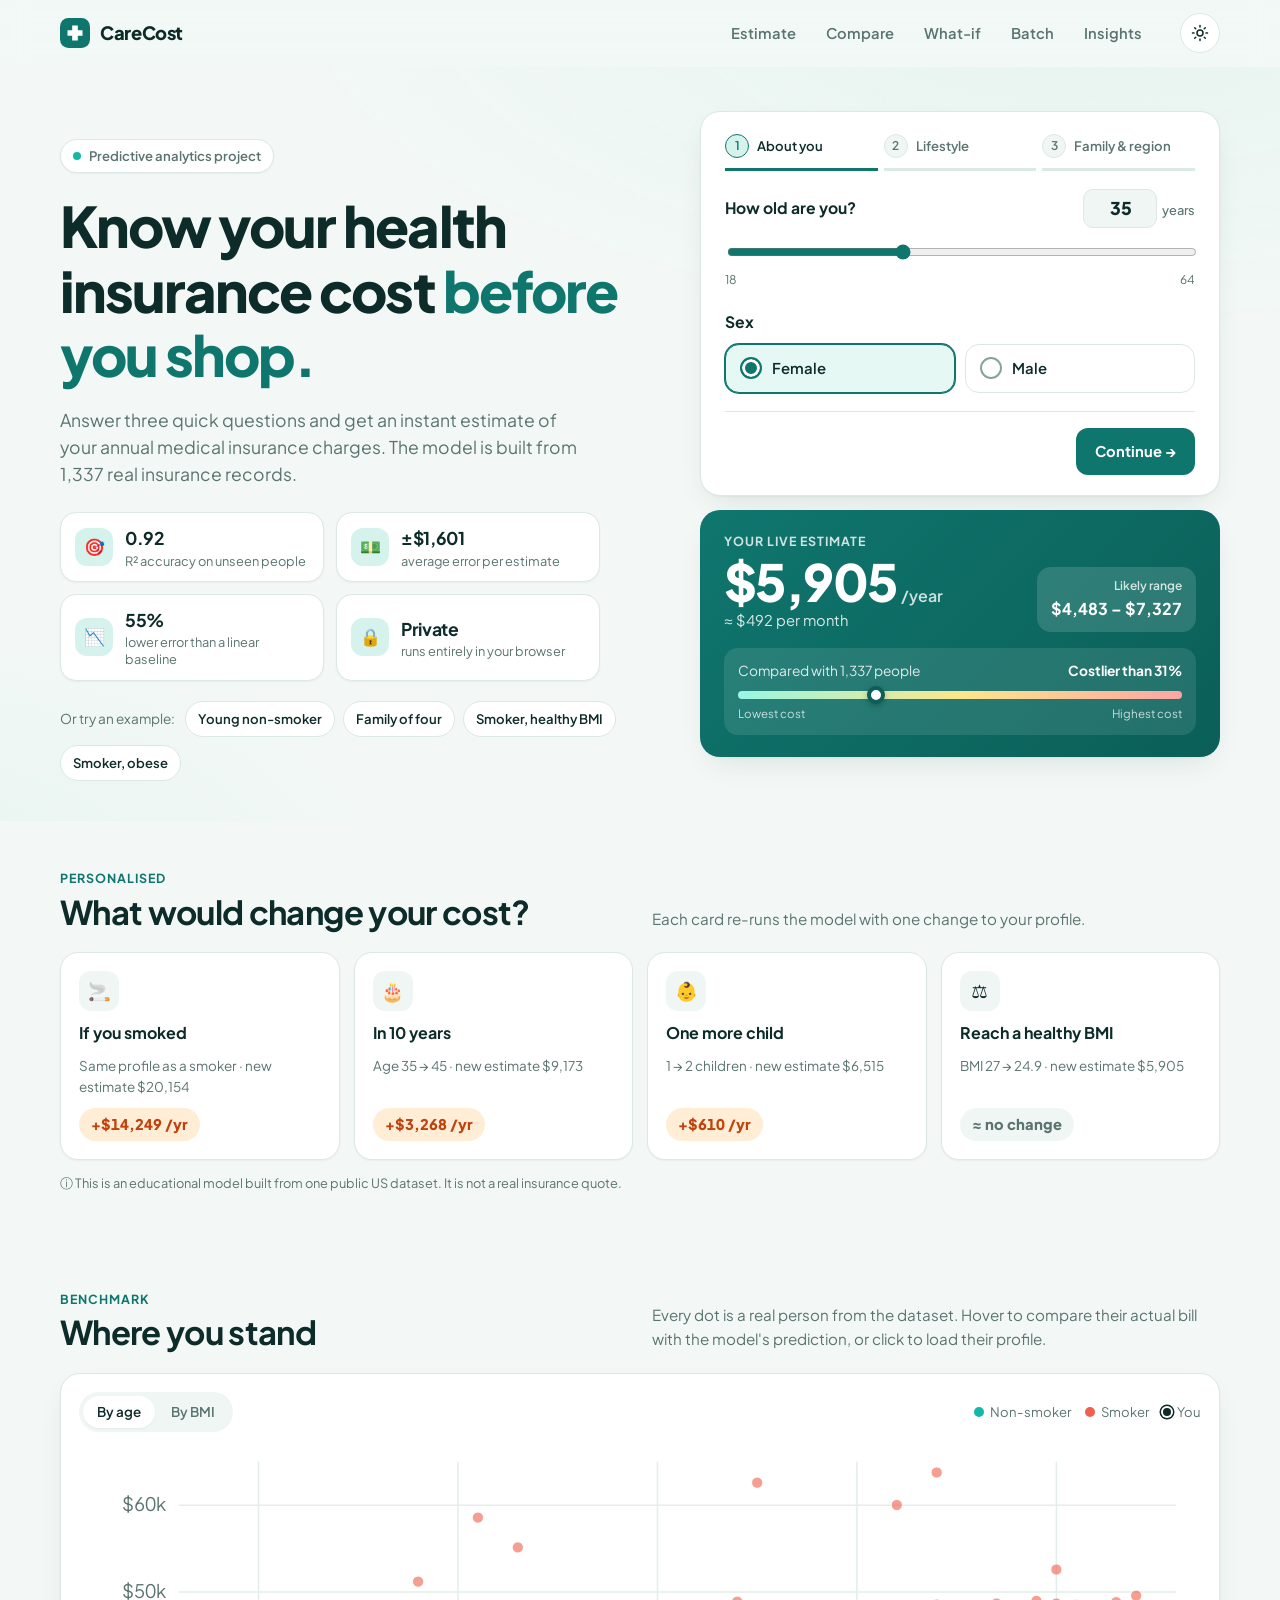
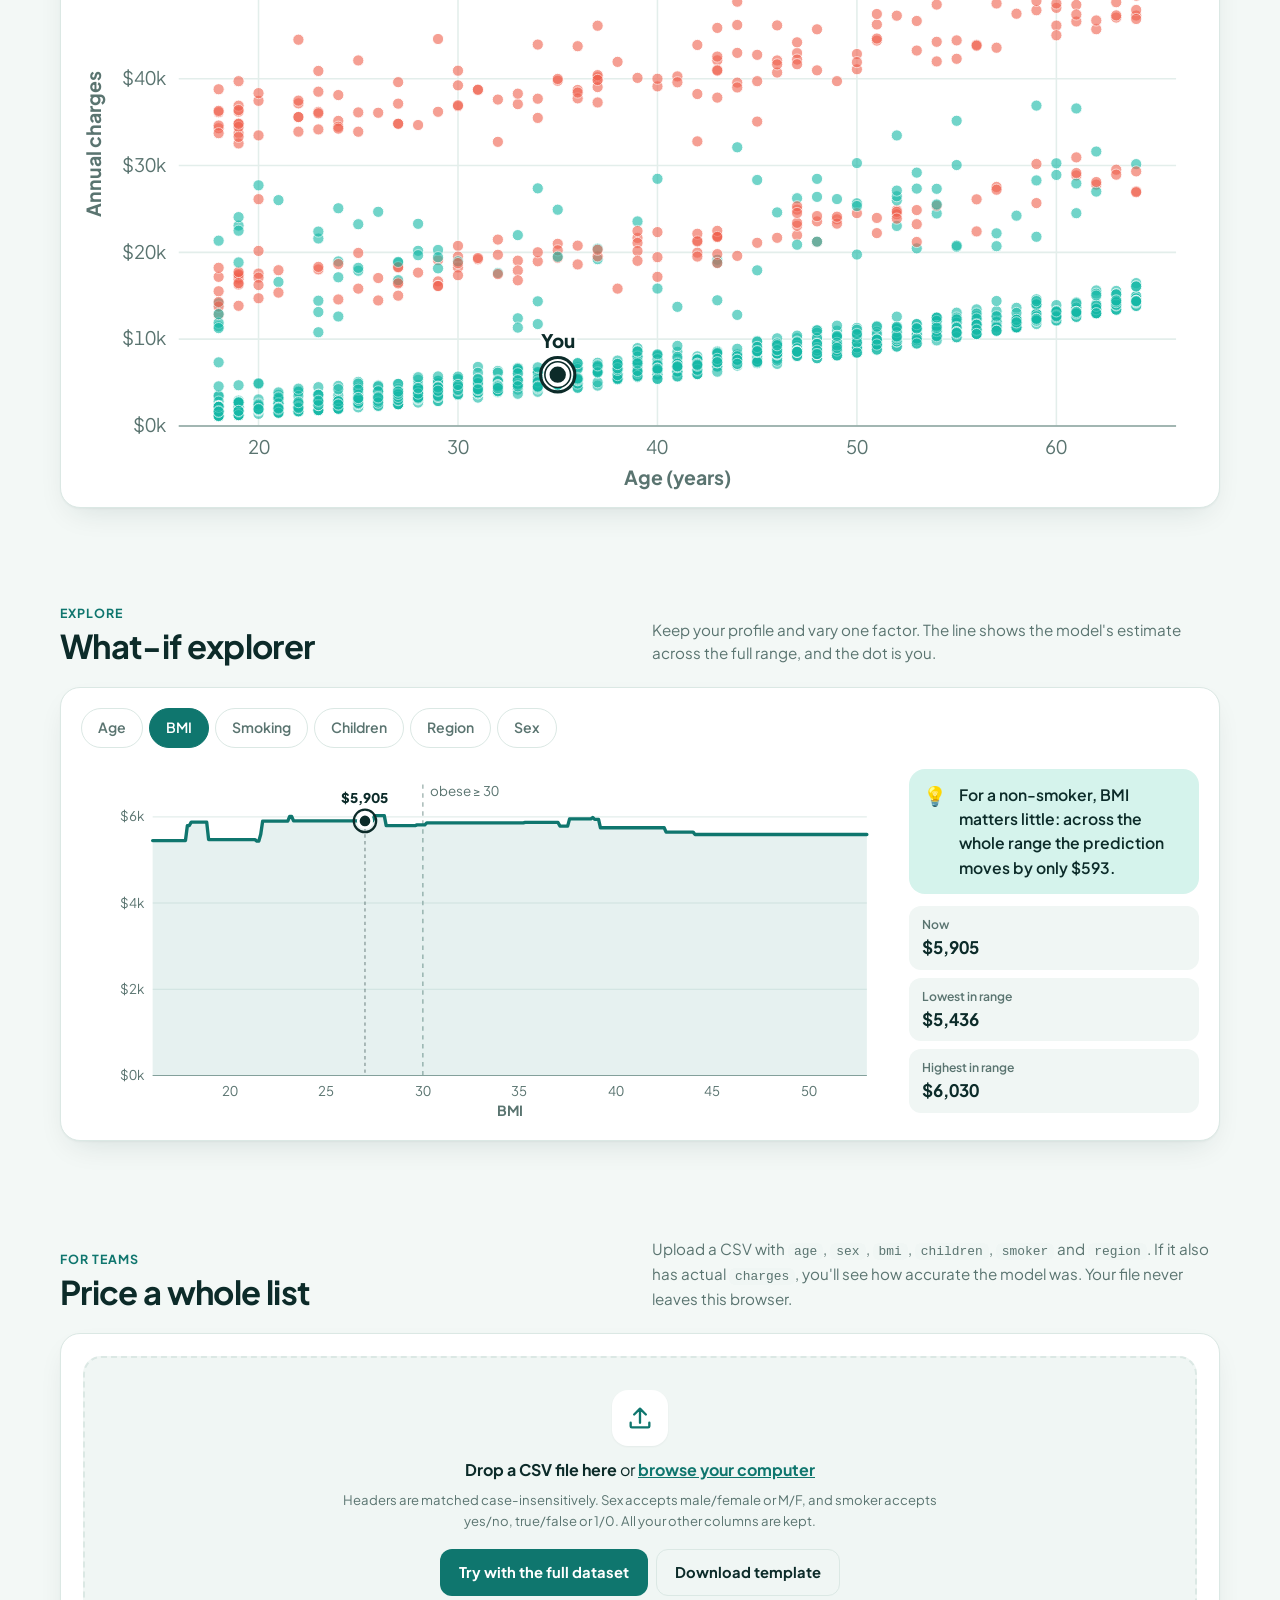
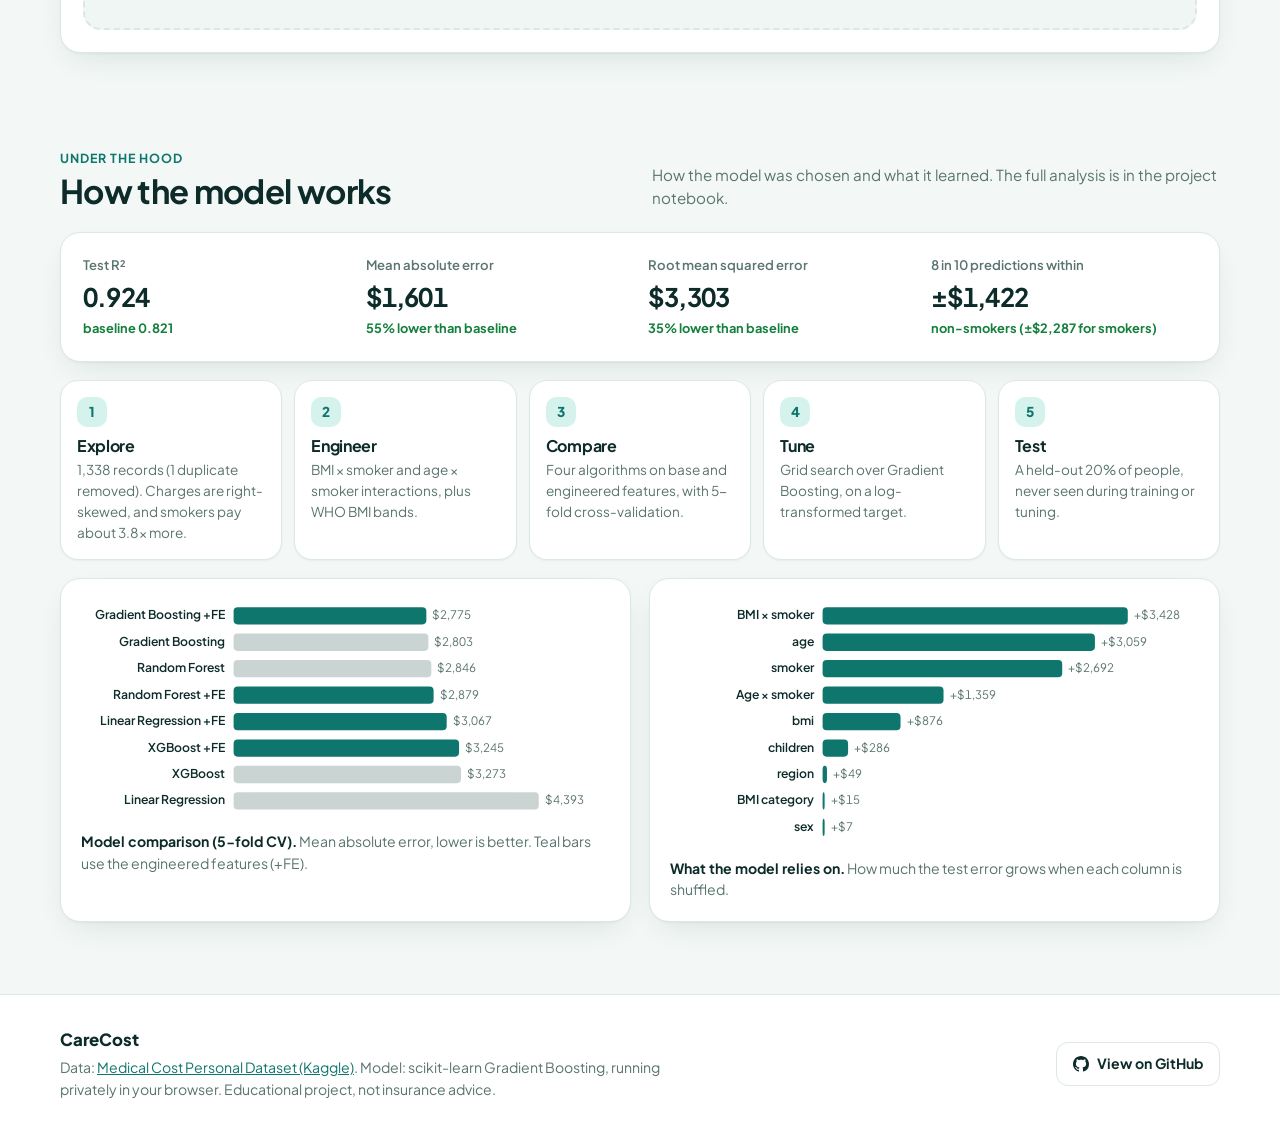
<file: index.html>
<!doctype html>
<html lang="en">
<head>
  <meta charset="utf-8">
  <meta name="viewport" content="width=device-width, initial-scale=1">
  <title>CareCost Estimator</title>
  <!-- GitHub Pages may publish the repository root; the website itself lives in docs/ -->
  <meta http-equiv="refresh" content="0; url=docs/">
  <link rel="canonical" href="docs/">
  <script>location.replace("docs/" + location.search + location.hash);</script>
  <style>body { font-family: system-ui, sans-serif; display: grid; place-items: center; min-height: 100vh; margin: 0; background: #f3f8f6; color: #0c2b29; }</style>
</head>
<body>
  <p>Opening the CareCost Estimator… <a href="docs/">Continue</a></p>
</body>
</html>
</file>
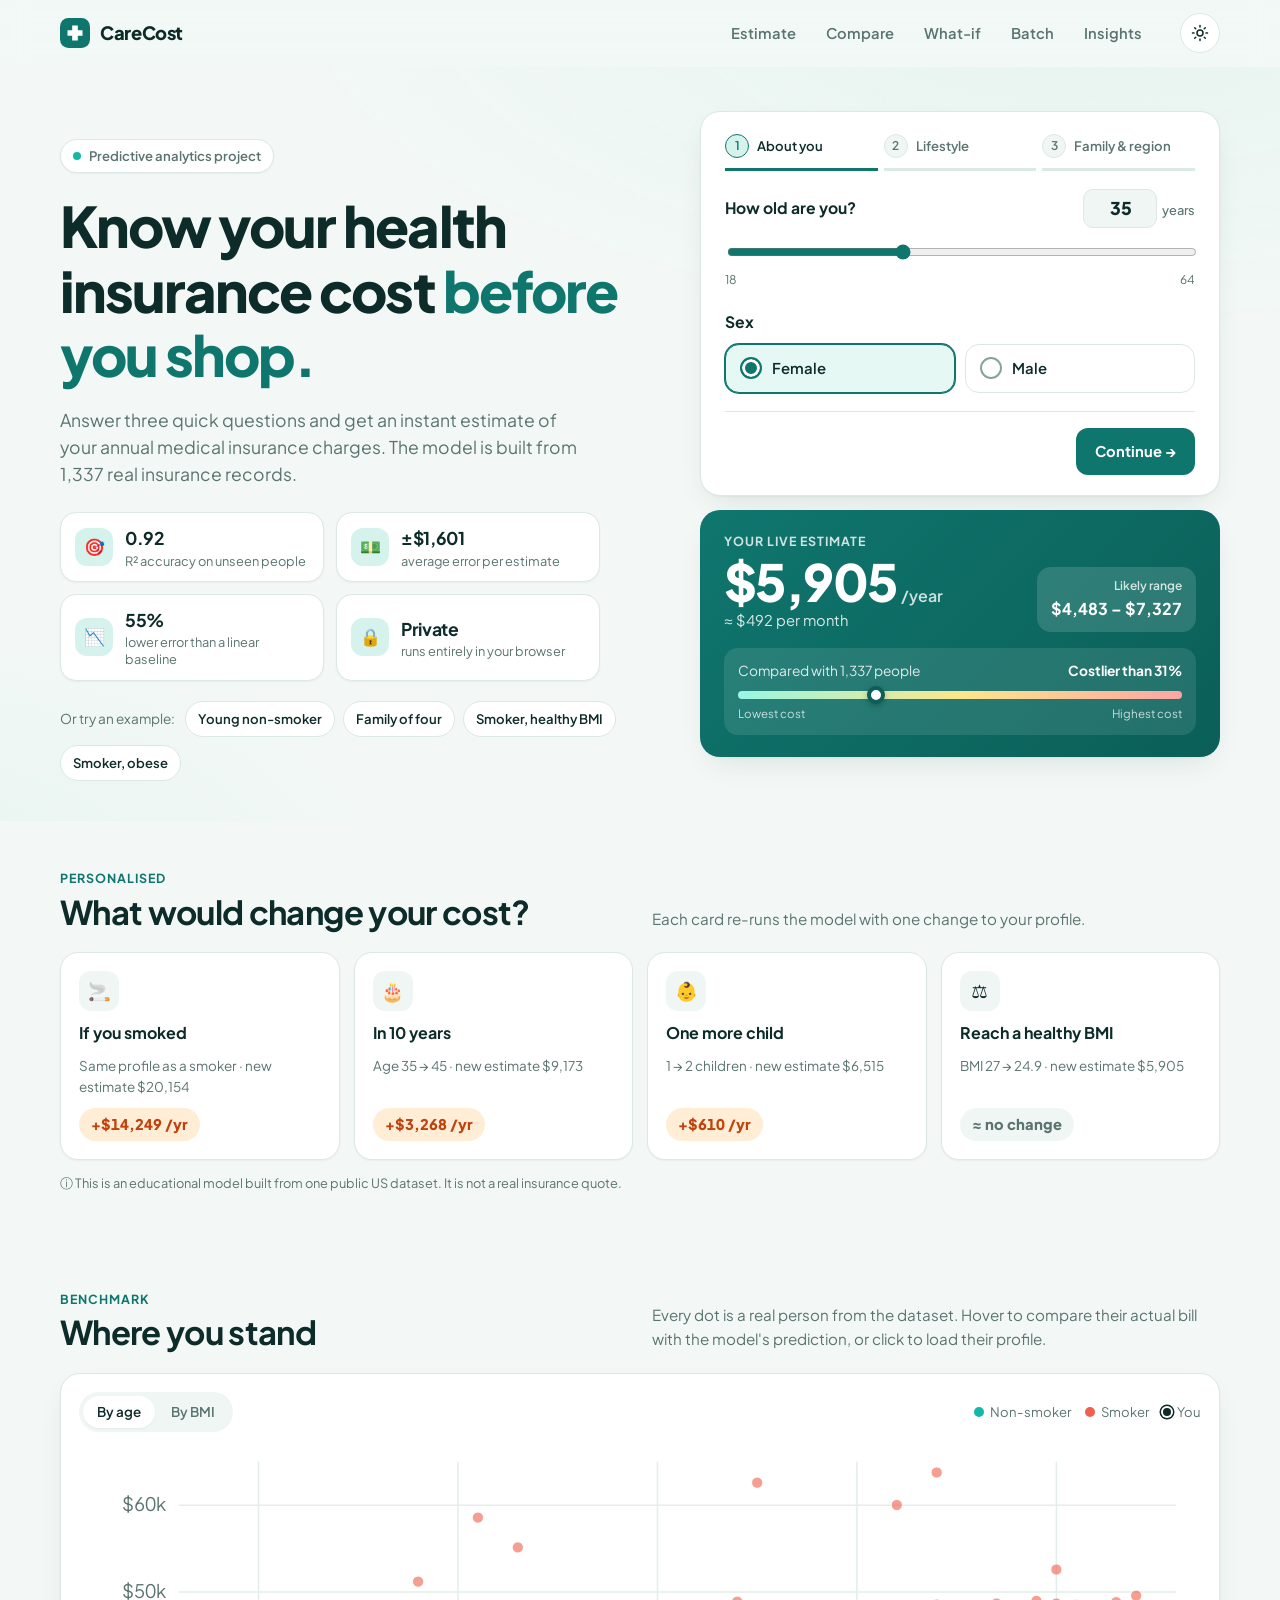
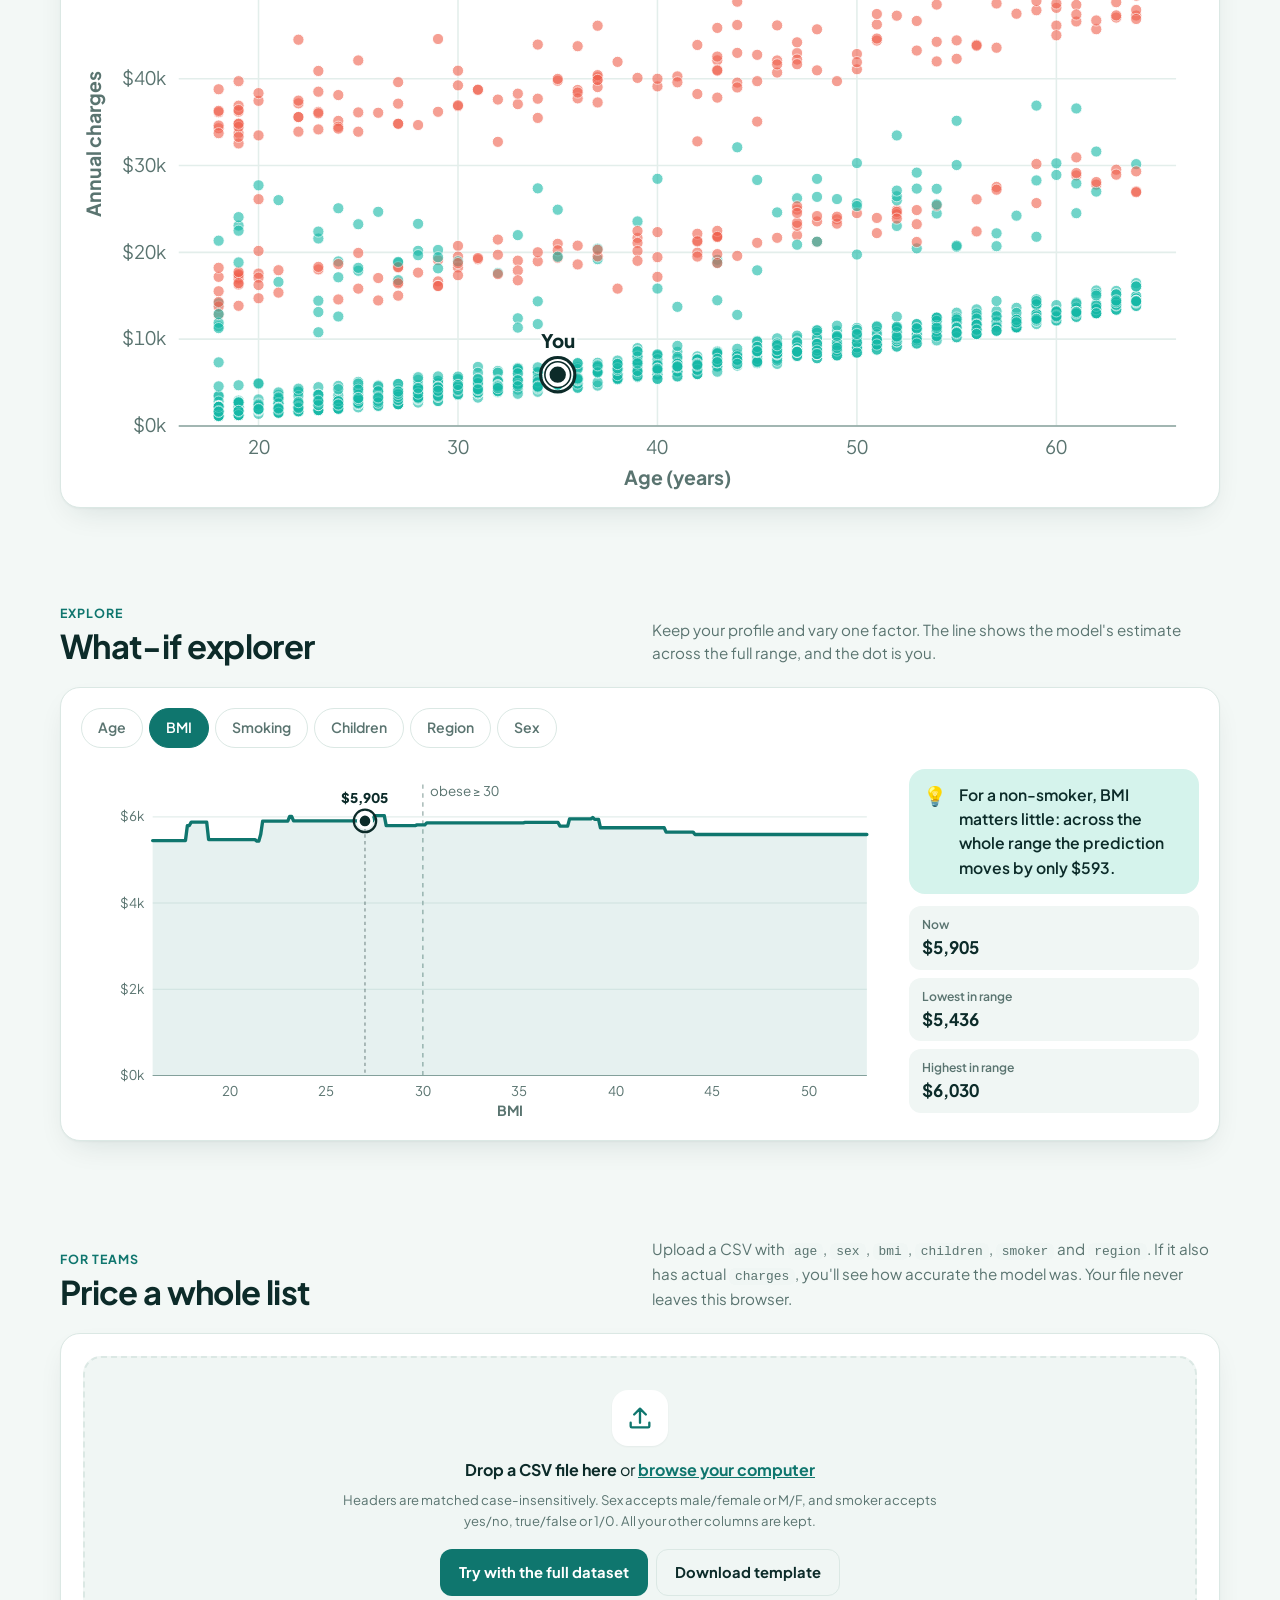
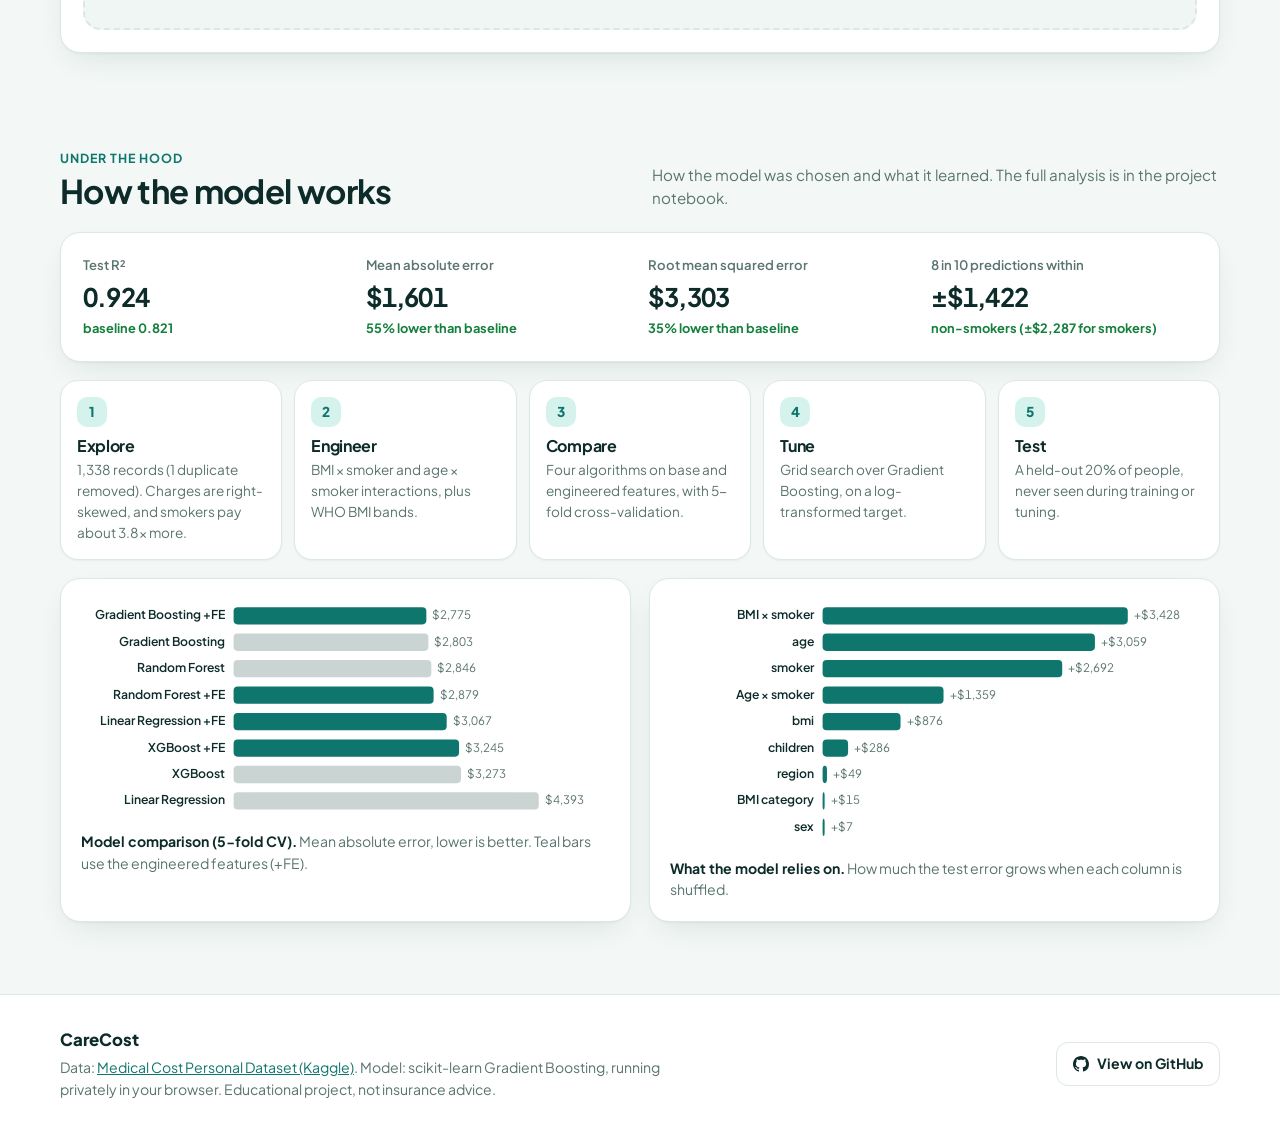
<file: docs/index.html>
<!doctype html>
<html lang="en">
<head>
  <meta charset="utf-8">
  <meta name="viewport" content="width=device-width, initial-scale=1">
  <title>CareCost Estimator</title>
  <meta name="description" content="Estimate annual medical insurance charges in three quick steps. A tuned Gradient Boosting model that runs privately in your browser, with what-if scenarios and batch CSV pricing.">
  <link rel="icon" href="data:image/svg+xml,<svg xmlns='http://www.w3.org/2000/svg' viewBox='0 0 32 32'><rect width='32' height='32' rx='9' fill='%230f766e'/><path d='M13 8h6v5h5v6h-5v5h-6v-5H8v-6h5z' fill='white'/></svg>">
  <link rel="preconnect" href="https://fonts.googleapis.com">
  <link rel="preconnect" href="https://fonts.gstatic.com" crossorigin>
  <link href="https://fonts.googleapis.com/css2?family=Plus+Jakarta+Sans:wght@400;500;600;700;800&display=swap" rel="stylesheet">
  <link rel="stylesheet" href="styles.css">
  <script>
    try { const t = localStorage.getItem("theme"); if (t) document.documentElement.dataset.theme = t; } catch (e) {}
  </script>
</head>
<body>
  <a class="skip-link" href="#quote">Skip to the estimate</a>

  <header class="site-header">
    <div class="container header-inner">
      <a class="brand" href="#top" aria-label="CareCost Estimator, home">
        <svg class="brand-mark" viewBox="0 0 32 32" aria-hidden="true"><rect width="32" height="32" rx="9" fill="var(--primary)"/><path d="M13 8h6v5h5v6h-5v5h-6v-5H8v-6h5z" fill="var(--on-primary)"/></svg>
        <span>CareCost</span>
      </a>
      <nav aria-label="Sections">
        <a href="#quote">Estimate</a>
        <a href="#position">Compare</a>
        <a href="#drivers">What-if</a>
        <a href="#batch">Batch</a>
        <a href="#model">Insights</a>
      </nav>
      <button class="icon-btn" id="theme-toggle" type="button" aria-label="Toggle dark mode">
        <svg class="icon-sun" viewBox="0 0 24 24" aria-hidden="true"><circle cx="12" cy="12" r="4"/><path d="M12 2v2M12 20v2M4.9 4.9l1.4 1.4M17.7 17.7l1.4 1.4M2 12h2M20 12h2M4.9 19.1l1.4-1.4M17.7 6.3l1.4-1.4"/></svg>
        <svg class="icon-moon" viewBox="0 0 24 24" aria-hidden="true"><path d="M21 12.8A9 9 0 1 1 11.2 3a7 7 0 0 0 9.8 9.8z"/></svg>
      </button>
    </div>
  </header>

  <main id="top">
    <section class="hero" id="quote" aria-labelledby="hero-title">
      <div class="container hero-grid">
        <div class="hero-copy">
          <p class="pill-label"><span class="pulse-dot" aria-hidden="true"></span>Predictive analytics project</p>
          <h1 id="hero-title">Know your health insurance cost <span class="hl">before you shop.</span></h1>
          <p class="lede">Answer three quick questions and get an instant estimate of your annual medical insurance charges. The model is built from 1,337 real insurance records.</p>
          <ul class="trust" id="stats"></ul>
          <div class="presets" role="group" aria-label="Example profiles">
            <span class="presets-label">Or try an example:</span>
          </div>
        </div>

        <div class="quote-stack">
          <form class="card quote-card" id="person-form" onsubmit="return false" aria-label="Estimate form">
            <ol class="stepper-nav" id="stepper-nav">
              <li><button type="button" data-goto="0" aria-current="step"><span class="num">1</span><span class="txt">About you</span></button></li>
              <li><button type="button" data-goto="1"><span class="num">2</span><span class="txt">Lifestyle</span></button></li>
              <li><button type="button" data-goto="2"><span class="num">3</span><span class="txt">Family &amp; region</span></button></li>
            </ol>

            <div class="step" data-step="0">
              <div class="field">
                <div class="field-row">
                  <label for="age">How old are you?</label>
                  <span class="field-value"><input type="number" id="age-num" min="18" max="64" step="1" aria-label="Age in years"><span class="unit">years</span></span>
                </div>
                <input type="range" id="age" min="18" max="64" step="1">
                <div class="range-ends" aria-hidden="true"><span>18</span><span>64</span></div>
              </div>
              <fieldset class="field">
                <legend>Sex</legend>
                <div class="choice-row">
                  <label class="choice"><input type="radio" name="sex" value="female"><span>Female</span></label>
                  <label class="choice"><input type="radio" name="sex" value="male"><span>Male</span></label>
                </div>
              </fieldset>
            </div>

            <div class="step" data-step="1" hidden>
              <fieldset class="field">
                <legend>Do you smoke?</legend>
                <div class="choice-row">
                  <label class="choice"><input type="radio" name="smoker" value="no"><span>No, I don't</span></label>
                  <label class="choice warn"><input type="radio" name="smoker" value="yes"><span>Yes, I smoke</span></label>
                </div>
              </fieldset>
              <div class="field">
                <div class="field-row">
                  <label for="bmi">Body mass index (BMI) <span class="bmi-chip" id="bmi-chip"></span></label>
                  <span class="field-value"><input type="number" id="bmi-num" min="15" max="54" step="0.1" aria-label="Body mass index"><span class="unit">kg/m²</span></span>
                </div>
                <input type="range" id="bmi" min="15" max="54" step="0.1">
                <details class="bmi-calc" id="bmi-calc">
                  <summary>Don't know your BMI? Calculate it</summary>
                  <div class="calc-row">
                    <label>Height <span class="calc-input"><input type="number" id="height-cm" min="120" max="220" step="1" placeholder="170"><span class="unit">cm</span></span></label>
                    <label>Weight <span class="calc-input"><input type="number" id="weight-kg" min="30" max="250" step="0.5" placeholder="70"><span class="unit">kg</span></span></label>
                    <button type="button" class="btn btn-soft" id="bmi-apply">Use this BMI</button>
                  </div>
                  <p class="hint" id="bmi-calc-out" aria-live="polite"></p>
                </details>
              </div>
            </div>

            <div class="step" data-step="2" hidden>
              <fieldset class="field">
                <legend>Children covered by the plan</legend>
                <div class="counter">
                  <button type="button" id="kids-minus" aria-label="Fewer children">−</button>
                  <output id="kids-out" aria-live="polite">0</output>
                  <button type="button" id="kids-plus" aria-label="More children">+</button>
                </div>
              </fieldset>
              <fieldset class="field">
                <legend>Region (US)</legend>
                <div class="region-grid">
                  <label class="choice"><input type="radio" name="region" value="northwest"><span>Northwest</span></label>
                  <label class="choice"><input type="radio" name="region" value="northeast"><span>Northeast</span></label>
                  <label class="choice"><input type="radio" name="region" value="southwest"><span>Southwest</span></label>
                  <label class="choice"><input type="radio" name="region" value="southeast"><span>Southeast</span></label>
                </div>
              </fieldset>
            </div>

            <div class="step-actions">
              <button type="button" class="btn btn-ghost" id="step-back">← Back</button>
              <button type="button" class="btn" id="step-next">Continue →</button>
            </div>
          </form>

          <div class="card estimate-card" aria-live="polite">
            <div class="estimate-top">
              <div>
                <p class="kicker">Your live estimate</p>
                <p class="big-number"><span id="pred-value">–</span><small>/year</small></p>
                <p class="pred-sub"><span id="pred-month"></span></p>
              </div>
              <div class="range-box">
                <span>Likely range</span>
                <strong id="pred-range"></strong>
              </div>
            </div>
            <div class="percentile">
              <div class="percentile-row"><span>Compared with 1,337 people</span><strong id="pred-pct"></strong></div>
              <div class="pct-track"><i id="pct-marker"></i></div>
              <div class="pct-scale"><span>Lowest cost</span><span>Highest cost</span></div>
            </div>
          </div>
        </div>
      </div>
    </section>

    <section class="container section" aria-labelledby="change-title">
      <div class="split-head">
        <div>
          <p class="kicker">Personalised</p>
          <h2 id="change-title">What would change your cost?</h2>
        </div>
        <p class="muted">Each card re-runs the model with one change to your profile.</p>
      </div>
      <ul class="whatif" id="whatif"></ul>
      <p class="disclaimer">ⓘ This is an educational model built from one public US dataset. It is not a real insurance quote.</p>
    </section>

    <section id="position" class="container section" aria-labelledby="position-title">
      <div class="split-head">
        <div>
          <p class="kicker">Benchmark</p>
          <h2 id="position-title">Where you stand</h2>
        </div>
        <p class="muted">Every dot is a real person from the dataset. Hover to compare their actual bill with the model's prediction, or click to load their profile.</p>
      </div>
      <div class="card chart-card">
        <div class="chart-toolbar">
          <div class="seg" role="radiogroup" aria-label="Horizontal axis">
            <label><input type="radio" name="xaxis" value="age" checked><span>By age</span></label>
            <label><input type="radio" name="xaxis" value="bmi"><span>By BMI</span></label>
          </div>
          <div class="legend-static">
            <span><i class="dot" style="background:var(--c-nonsmoker)"></i>Non-smoker</span>
            <span><i class="dot" style="background:var(--c-smoker)"></i>Smoker</span>
            <span><i class="dot you"></i>You</span>
          </div>
        </div>
        <div class="chart-wrap">
          <svg id="people-chart" role="img" aria-label="Scatter plot of insurance charges for 1,337 people, with your estimate highlighted"></svg>
          <div class="tooltip" id="tooltip" hidden></div>
        </div>
      </div>
    </section>

    <section id="drivers" class="container section" aria-labelledby="drivers-title">
      <div class="split-head">
        <div>
          <p class="kicker">Explore</p>
          <h2 id="drivers-title">What-if explorer</h2>
        </div>
        <p class="muted">Keep your profile and vary one factor. The line shows the model's estimate across the full range, and the dot is you.</p>
      </div>
      <div class="card explorer-card">
        <div class="tabs" role="tablist" aria-label="Factor to vary" id="factor-tabs"></div>
        <div class="explorer-grid">
          <svg id="explorer-chart" role="img" aria-label="Predicted charges as one factor changes"></svg>
          <aside class="explorer-side">
            <div class="insight-box">
              <span class="insight-icon" aria-hidden="true">💡</span>
              <p class="explorer-insight" id="explorer-insight"></p>
            </div>
            <div class="mini-stats" id="explorer-stats"></div>
          </aside>
        </div>
      </div>
    </section>

    <section id="batch" class="container section" aria-labelledby="batch-title">
      <div class="split-head">
        <div>
          <p class="kicker">For teams</p>
          <h2 id="batch-title">Price a whole list</h2>
        </div>
        <p class="muted">Upload a CSV with <code>age</code>, <code>sex</code>, <code>bmi</code>, <code>children</code>, <code>smoker</code> and <code>region</code>. If it also has actual <code>charges</code>, you'll see how accurate the model was. Your file never leaves this browser.</p>
      </div>
      <div class="card batch-card">
        <div class="dropzone" id="dropzone">
          <div class="drop-icon-wrap"><svg class="drop-icon" viewBox="0 0 24 24" aria-hidden="true"><path d="M12 16V4M7 9l5-5 5 5M4 16v3a1 1 0 0 0 1 1h14a1 1 0 0 0 1-1v-3"/></svg></div>
          <p><strong>Drop a CSV file here</strong> or <label for="csv-file" class="link-label" tabindex="0">browse your computer</label></p>
          <p class="hint">Headers are matched case-insensitively. Sex accepts male/female or M/F, and smoker accepts yes/no, true/false or 1/0. All your other columns are kept.</p>
          <input type="file" id="csv-file" accept=".csv,text/csv" class="visually-hidden">
          <div class="drop-actions">
            <button type="button" class="btn" id="batch-sample">Try with the full dataset</button>
            <button type="button" class="btn btn-ghost" id="batch-template">Download template</button>
          </div>
        </div>
        <p class="batch-error" id="batch-error" role="alert" hidden></p>

        <div class="batch-results" id="batch-results" hidden>
          <div class="batch-head">
            <div>
              <p class="kicker" id="batch-file"></p>
              <h3 id="batch-summary"></h3>
            </div>
            <button type="button" class="btn" id="batch-download">
              <svg viewBox="0 0 24 24" aria-hidden="true"><path d="M12 4v12M7 11l5 5 5-5M4 20h16"/></svg>
              Download results CSV
            </button>
          </div>
          <div class="batch-kpis" id="batch-kpis"></div>
          <p class="hint" id="batch-accuracy-note" hidden></p>
          <details class="skipped" id="batch-skipped" hidden><summary></summary><ul></ul></details>
          <div class="table-wrap">
            <table class="data-table" id="batch-table"><thead></thead><tbody></tbody></table>
          </div>
          <p class="hint" id="batch-table-note"></p>
        </div>
      </div>
    </section>

    <section id="model" class="container section" aria-labelledby="model-title">
      <div class="split-head">
        <div>
          <p class="kicker">Under the hood</p>
          <h2 id="model-title">How the model works</h2>
        </div>
        <p class="muted">How the model was chosen and what it learned. The full analysis is in the project notebook.</p>
      </div>
      <div class="card scorecard" id="scorecard"></div>
      <ol class="steps">
        <li><span class="step-n">1</span><h3>Explore</h3><p>1,338 records (1 duplicate removed). Charges are right-skewed, and smokers pay about 3.8× more.</p></li>
        <li><span class="step-n">2</span><h3>Engineer</h3><p>BMI × smoker and age × smoker interactions, plus WHO BMI bands.</p></li>
        <li><span class="step-n">3</span><h3>Compare</h3><p>Four algorithms on base and engineered features, with 5-fold cross-validation.</p></li>
        <li><span class="step-n">4</span><h3>Tune</h3><p>Grid search over Gradient Boosting, on a log-transformed target.</p></li>
        <li><span class="step-n">5</span><h3>Test</h3><p>A held-out 20% of people, never seen during training or tuning.</p></li>
      </ol>
      <div class="model-grid">
        <figure class="card">
          <svg id="cv-chart" role="img" aria-label="Cross-validated error by model and feature set"></svg>
          <figcaption><strong>Model comparison (5-fold CV).</strong> Mean absolute error, lower is better. Teal bars use the engineered features (+FE).</figcaption>
        </figure>
        <figure class="card">
          <svg id="importance-chart" role="img" aria-label="Permutation feature importance"></svg>
          <figcaption><strong>What the model relies on.</strong> How much the test error grows when each column is shuffled.</figcaption>
        </figure>
      </div>
    </section>
  </main>

  <div class="sticky-estimate" id="sticky-estimate" aria-hidden="true">
    <span>Your estimate</span><strong id="sticky-value">–</strong><a href="#quote">Edit</a>
  </div>

  <footer class="site-footer">
    <div class="container footer-inner">
      <div>
        <p class="footer-brand">CareCost</p>
        <p>Data: <a href="https://www.kaggle.com/datasets/mirichoi0218/insurance" target="_blank" rel="noopener">Medical Cost Personal Dataset (Kaggle)</a>. Model: scikit-learn Gradient Boosting, running privately in your browser. Educational project, not insurance advice.</p>
      </div>
      <a class="gh-link" href="https://github.com/nsnehalshah2-web/Medical-insurance" target="_blank" rel="noopener">
        <svg viewBox="0 0 16 16" aria-hidden="true"><path d="M8 0C3.58 0 0 3.58 0 8c0 3.54 2.29 6.53 5.47 7.59.4.07.55-.17.55-.38 0-.19-.01-.82-.01-1.49-2.01.37-2.53-.49-2.69-.94-.09-.23-.48-.94-.82-1.13-.28-.15-.68-.52-.01-.53.63-.01 1.08.58 1.23.82.72 1.21 1.87.87 2.33.66.07-.52.28-.87.51-1.07-1.78-.2-3.64-.89-3.64-3.95 0-.87.31-1.59.82-2.15-.08-.2-.36-1.02.08-2.12 0 0 .67-.21 2.2.82.64-.18 1.32-.27 2-.27.68 0 1.36.09 2 .27 1.53-1.04 2.2-.82 2.2-.82.44 1.1.16 1.92.08 2.12.51.56.82 1.27.82 2.15 0 3.07-1.87 3.75-3.65 3.95.29.25.54.73.54 1.48 0 1.07-.01 1.93-.01 2.2 0 .21.15.46.55.38A8.013 8.013 0 0 0 16 8c0-4.42-3.58-8-8-8z"/></svg>
        View on GitHub
      </a>
    </div>
  </footer>

  <script src="data/model.js"></script>
  <script src="predictor.js"></script>
  <script src="app.js"></script>
</body>
</html>
</file>
<file: docs/styles.css>
/* CareCost: clean health/fintech theme. Light-first, with a dark variant. */
:root {
  --bg: #f3f8f6;
  --bg-tint: #e6f4ef;
  --surface: #ffffff;
  --surface-2: #f0f6f4;
  --text: #0c2b29;
  --muted: #5a7470;
  --border: #dbe8e4;
  --primary: #0f766e;
  --primary-strong: #0b5f58;
  --primary-soft: #d5f3ec;
  --on-primary: #ffffff;
  --ring: rgba(15, 118, 110, 0.35);
  --c-smoker: #f0604d;
  --c-nonsmoker: #14b8a6;
  --good: #15803d;
  --good-soft: #dcfce7;
  --bad: #c2410c;
  --bad-soft: #ffedd5;
  --grid: #e3eeeb;
  --axis: #8aa29e;
  --shadow-sm: 0 1px 2px rgba(12, 43, 41, 0.05);
  --shadow: 0 1px 2px rgba(12, 43, 41, 0.04), 0 12px 32px -12px rgba(12, 43, 41, 0.14);
  --radius: 20px;
  color-scheme: light;
}
@media (prefers-color-scheme: dark) {
  :root:not([data-theme="light"]) {
    --bg: #081413; --bg-tint: #0c1f1d; --surface: #0f1f1d; --surface-2: #152a27; --text: #e3f1ee; --muted: #93aca8;
    --border: #1f3936; --primary: #2dd4bf; --primary-strong: #14b8a6; --primary-soft: #123a35; --on-primary: #04211e;
    --ring: rgba(45, 212, 191, 0.4); --c-smoker: #fb7d6c; --c-nonsmoker: #2dd4bf;
    --good: #4ade80; --good-soft: #10301f; --bad: #fb923c; --bad-soft: #3a2010;
    --grid: #18302d; --axis: #6f8c87;
    --shadow-sm: 0 1px 2px rgba(0, 0, 0, 0.3); --shadow: 0 1px 2px rgba(0, 0, 0, 0.3), 0 12px 32px -12px rgba(0, 0, 0, 0.5);
    color-scheme: dark;
  }
}
:root[data-theme="dark"] {
  --bg: #081413; --bg-tint: #0c1f1d; --surface: #0f1f1d; --surface-2: #152a27; --text: #e3f1ee; --muted: #93aca8;
  --border: #1f3936; --primary: #2dd4bf; --primary-strong: #14b8a6; --primary-soft: #123a35; --on-primary: #04211e;
  --ring: rgba(45, 212, 191, 0.4); --c-smoker: #fb7d6c; --c-nonsmoker: #2dd4bf;
  --good: #4ade80; --good-soft: #10301f; --bad: #fb923c; --bad-soft: #3a2010;
  --grid: #18302d; --axis: #6f8c87;
  --shadow-sm: 0 1px 2px rgba(0, 0, 0, 0.3); --shadow: 0 1px 2px rgba(0, 0, 0, 0.3), 0 12px 32px -12px rgba(0, 0, 0, 0.5);
  color-scheme: dark;
}

* { box-sizing: border-box; }
[hidden] { display: none !important; }
html { scroll-behavior: smooth; scroll-padding-top: 80px; }
body {
  margin: 0; font-family: "Plus Jakarta Sans", system-ui, -apple-system, "Segoe UI", Roboto, sans-serif;
  background: var(--bg); color: var(--text); line-height: 1.55; -webkit-font-smoothing: antialiased;
}
a { color: var(--primary); }
h1, h2, h3, h4 { line-height: 1.15; margin: 0; letter-spacing: -0.02em; }
p { margin: 0; }
code { font-size: 0.85em; background: var(--surface-2); padding: 1px 6px; border-radius: 6px; }
:focus-visible { outline: 3px solid var(--ring); outline-offset: 2px; border-radius: 8px; }
.visually-hidden { position: absolute; width: 1px; height: 1px; overflow: hidden; clip: rect(0 0 0 0); white-space: nowrap; }
.skip-link { position: absolute; left: -999px; top: 8px; background: var(--surface); padding: 8px 12px; border-radius: 8px; z-index: 100; }
.skip-link:focus { left: 8px; }

.container { width: min(1160px, 100% - 32px); margin-inline: auto; }
.section { padding-block: 48px; }
.card { background: var(--surface); border: 1px solid var(--border); border-radius: var(--radius); box-shadow: var(--shadow); }
.kicker { color: var(--primary); font-size: 0.78rem; font-weight: 700; text-transform: uppercase; letter-spacing: 0.08em; }
.muted { color: var(--muted); }
.hint { color: var(--muted); font-size: 0.82rem; }
.split-head { display: grid; grid-template-columns: 1fr 1fr; gap: 24px; align-items: end; margin-bottom: 22px; }
.split-head h2 { font-size: clamp(1.5rem, 2.6vw, 2.05rem); margin-top: 4px; }
.split-head .muted { font-size: 0.95rem; }

/* header */
.site-header { position: sticky; top: 0; z-index: 30; background: color-mix(in srgb, var(--bg) 85%, transparent); backdrop-filter: saturate(160%) blur(12px); border-bottom: 1px solid transparent; transition: border-color 0.2s; }
.site-header.scrolled { border-bottom-color: var(--border); }
.header-inner { display: flex; align-items: center; gap: 24px; height: 66px; }
.brand { display: flex; align-items: center; gap: 10px; font-weight: 800; font-size: 1.15rem; color: var(--text); text-decoration: none; letter-spacing: -0.02em; }
.brand-mark { width: 30px; height: 30px; }
.site-header nav { display: flex; gap: 2px; margin-left: auto; }
.site-header nav a { color: var(--muted); text-decoration: none; font-weight: 600; font-size: 0.92rem; padding: 8px 14px; border-radius: 99px; }
.site-header nav a:hover { color: var(--text); background: var(--surface); }
.icon-btn { display: grid; place-items: center; width: 40px; height: 40px; border-radius: 99px; border: 1px solid var(--border); background: var(--surface); color: var(--text); cursor: pointer; }
.icon-btn svg { width: 18px; height: 18px; fill: none; stroke: currentColor; stroke-width: 2; stroke-linecap: round; }
.icon-moon { display: none; }
:root[data-theme="dark"] .icon-sun { display: none; }
:root[data-theme="dark"] .icon-moon { display: block; }
@media (prefers-color-scheme: dark) {
  :root:not([data-theme="light"]) .icon-sun { display: none; }
  :root:not([data-theme="light"]) .icon-moon { display: block; }
}

/* hero */
.hero { background: radial-gradient(1200px 500px at 85% -10%, var(--bg-tint), transparent 70%), radial-gradient(800px 400px at -10% 110%, var(--bg-tint), transparent 70%); padding: 44px 0 40px; }
.hero-grid { display: grid; grid-template-columns: 1fr 520px; gap: 48px; align-items: start; }
.hero-copy { padding-top: 28px; display: flex; flex-direction: column; gap: 20px; }
.pill-label { display: inline-flex; align-self: flex-start; align-items: center; gap: 8px; padding: 6px 12px; border-radius: 99px; background: var(--surface); border: 1px solid var(--border); font-size: 0.82rem; font-weight: 600; color: var(--muted); box-shadow: var(--shadow-sm); }
.pulse-dot { width: 8px; height: 8px; border-radius: 50%; background: var(--c-nonsmoker); animation: ping 2s infinite; }
@keyframes ping { 0% { box-shadow: 0 0 0 0 color-mix(in srgb, var(--c-nonsmoker) 60%, transparent); } 100% { box-shadow: 0 0 0 10px transparent; } }
.hero h1 { font-size: clamp(2.2rem, 4.6vw, 3.5rem); font-weight: 800; letter-spacing: -0.035em; }
.hl { color: var(--primary); }
.lede { color: var(--muted); font-size: 1.1rem; max-width: 520px; }
.trust { list-style: none; margin: 4px 0 0; padding: 0; display: grid; grid-template-columns: repeat(2, minmax(0, 1fr)); gap: 12px; max-width: 540px; }
.trust li { display: flex; gap: 12px; align-items: center; background: var(--surface); border: 1px solid var(--border); border-radius: 16px; padding: 12px 14px; box-shadow: var(--shadow-sm); }
.trust .ic { flex: none; width: 38px; height: 38px; border-radius: 12px; display: grid; place-items: center; background: var(--primary-soft); color: var(--primary); font-size: 1.05rem; }
.trust strong { display: block; font-size: 1.1rem; letter-spacing: -0.02em; }
.trust span.t { color: var(--muted); font-size: 0.8rem; line-height: 1.3; display: block; }
.presets { display: flex; flex-wrap: wrap; gap: 8px; align-items: center; }
.presets-label { color: var(--muted); font-size: 0.85rem; margin-right: 2px; }
.chip { font: inherit; font-size: 0.82rem; font-weight: 600; padding: 7px 12px; border-radius: 99px; cursor: pointer; border: 1px solid var(--border); background: var(--surface); color: var(--text); transition: border-color 0.15s, transform 0.15s; }
.chip:hover { border-color: var(--primary); transform: translateY(-1px); }

/* quote card */
.quote-stack { display: flex; flex-direction: column; gap: 14px; }
.quote-card { padding: 22px 24px 20px; display: flex; flex-direction: column; gap: 18px; }
.stepper-nav { list-style: none; margin: 0; padding: 0; display: grid; grid-template-columns: repeat(3, 1fr); gap: 6px; }
.stepper-nav button { width: 100%; display: flex; align-items: center; gap: 8px; font: inherit; font-size: 0.82rem; font-weight: 600; color: var(--muted); background: none; border: 0; padding: 0 0 10px; border-bottom: 3px solid var(--border); cursor: pointer; text-align: left; }
.stepper-nav .num { flex: none; width: 24px; height: 24px; border-radius: 50%; display: grid; place-items: center; font-size: 0.75rem; background: var(--surface-2); color: var(--muted); border: 1px solid var(--border); }
.stepper-nav button.done { color: var(--text); border-bottom-color: var(--primary); }
.stepper-nav button.done .num { background: var(--primary); border-color: var(--primary); color: var(--on-primary); }
.stepper-nav button[aria-current="step"] { color: var(--text); border-bottom-color: var(--primary); }
.stepper-nav button[aria-current="step"] .num { background: var(--primary-soft); color: var(--primary); border-color: var(--primary); }
.step { display: flex; flex-direction: column; gap: 20px; min-height: 190px; animation: fade 0.25s ease; }
@keyframes fade { from { opacity: 0; transform: translateY(4px); } to { opacity: 1; transform: none; } }
fieldset { border: 0; margin: 0; padding: 0; min-width: 0; }
legend { font-weight: 700; font-size: 0.98rem; margin-bottom: 10px; padding: 0; }
.field-row { display: flex; justify-content: space-between; align-items: center; gap: 8px; margin-bottom: 8px; }
.field label { font-weight: 700; font-size: 0.98rem; }
.field-value { display: inline-flex; align-items: baseline; gap: 5px; }
.field-value input { width: 74px; text-align: right; font: inherit; font-weight: 800; font-size: 1.1rem; border: 1.5px solid var(--border); background: var(--surface-2); color: var(--text); border-radius: 10px; padding: 5px 9px; }
.field-value input:focus { border-color: var(--primary); outline: none; box-shadow: 0 0 0 3px var(--ring); }
.unit { color: var(--muted); font-size: 0.8rem; font-weight: 500; }
input[type="range"] { width: 100%; accent-color: var(--primary); height: 28px; cursor: pointer; }
.range-ends { display: flex; justify-content: space-between; color: var(--muted); font-size: 0.75rem; margin-top: -2px; }
.choice-row { display: grid; grid-template-columns: 1fr 1fr; gap: 10px; }
.region-grid { display: grid; grid-template-columns: 1fr 1fr; gap: 10px; }
.choice { position: relative; display: block; }
.choice input { position: absolute; opacity: 0; inset: 0; margin: 0; cursor: pointer; }
.choice span { display: flex; align-items: center; gap: 10px; padding: 12px 14px; border: 1.5px solid var(--border); border-radius: 14px; font-weight: 600; font-size: 0.93rem; background: var(--surface); transition: border-color 0.15s, background 0.15s, box-shadow 0.15s; }
.choice span::before { content: ""; flex: none; width: 18px; height: 18px; border-radius: 50%; border: 2px solid var(--axis); background: var(--surface); transition: all 0.15s; }
.choice:hover span { border-color: var(--axis); }
.choice input:checked + span { border-color: var(--primary); background: color-mix(in srgb, var(--primary-soft) 60%, var(--surface)); box-shadow: 0 0 0 1px var(--primary); }
.choice input:checked + span::before { border-color: var(--primary); background: var(--primary); box-shadow: inset 0 0 0 3px var(--surface); }
.choice.warn input:checked + span { border-color: var(--c-smoker); background: color-mix(in srgb, var(--c-smoker) 10%, var(--surface)); box-shadow: 0 0 0 1px var(--c-smoker); }
.choice.warn input:checked + span::before { border-color: var(--c-smoker); background: var(--c-smoker); }
.choice input:focus-visible + span { outline: 3px solid var(--ring); outline-offset: 2px; }
.bmi-chip { font-size: 0.7rem; font-weight: 700; padding: 2px 9px; border-radius: 99px; background: var(--surface-2); color: var(--muted); margin-left: 6px; vertical-align: 2px; text-transform: capitalize; }
.bmi-chip.obese { background: var(--bad-soft); color: var(--bad); }
.bmi-chip.overweight { background: color-mix(in srgb, #d97706 14%, transparent); color: #b45309; }
:root[data-theme="dark"] .bmi-chip.overweight { color: #fbbf24; }
.bmi-chip.normal { background: var(--good-soft); color: var(--good); }
.bmi-calc { margin-top: 10px; font-size: 0.88rem; }
.bmi-calc summary { cursor: pointer; color: var(--primary); font-weight: 600; }
.calc-row { display: flex; flex-wrap: wrap; gap: 10px; align-items: flex-end; margin: 10px 0 6px; }
.calc-row label { display: flex; flex-direction: column; gap: 4px; font-size: 0.8rem; font-weight: 600; color: var(--muted); }
.calc-input { display: inline-flex; align-items: center; gap: 4px; }
.calc-input input { width: 76px; font: inherit; font-weight: 700; color: var(--text); border: 1.5px solid var(--border); background: var(--surface-2); border-radius: 10px; padding: 6px 9px; }
.counter { display: inline-flex; align-items: center; gap: 4px; border: 1.5px solid var(--border); border-radius: 14px; padding: 4px; background: var(--surface); }
.counter button { width: 44px; height: 40px; border: 0; border-radius: 10px; background: var(--surface-2); color: var(--text); font-size: 1.2rem; font-weight: 700; cursor: pointer; }
.counter button:hover:not(:disabled) { background: var(--primary-soft); color: var(--primary); }
.counter button:disabled { opacity: 0.35; cursor: default; }
.counter output { min-width: 44px; text-align: center; font-weight: 800; font-size: 1.15rem; }
.step-actions { display: flex; justify-content: space-between; gap: 10px; border-top: 1px solid var(--border); padding-top: 16px; }

/* buttons */
.btn { display: inline-flex; align-items: center; justify-content: center; gap: 8px; font: inherit; font-size: 0.92rem; font-weight: 700; padding: 11px 18px; border-radius: 12px; cursor: pointer; border: 1px solid transparent; background: var(--primary); color: var(--on-primary); transition: background 0.15s, transform 0.15s; }
.btn:hover { background: var(--primary-strong); }
.btn:active { transform: translateY(1px); }
.btn svg { width: 16px; height: 16px; fill: none; stroke: currentColor; stroke-width: 2.2; stroke-linecap: round; stroke-linejoin: round; }
.btn-ghost { background: transparent; color: var(--text); border-color: var(--border); }
.btn-ghost:hover { background: var(--surface-2); }
.btn-ghost:disabled { visibility: hidden; }
.btn-soft { background: var(--primary-soft); color: var(--primary); padding: 8px 14px; }
.btn-soft:hover { background: var(--primary-soft); filter: brightness(0.96); }

/* estimate */
.estimate-card { padding: 22px 24px; display: flex; flex-direction: column; gap: 16px; background: linear-gradient(135deg, var(--primary), var(--primary-strong)); color: var(--on-primary); border: 0; }
.estimate-card .kicker { color: inherit; opacity: 0.8; }
.estimate-top { display: flex; justify-content: space-between; align-items: flex-end; gap: 16px; flex-wrap: wrap; }
.big-number { font-size: clamp(2.4rem, 5vw, 3.2rem); font-weight: 800; letter-spacing: -0.03em; line-height: 1.05; margin-top: 4px; }
.big-number small { font-size: 1rem; font-weight: 600; letter-spacing: 0; opacity: 0.8; margin-left: 4px; }
.pred-sub { font-size: 0.92rem; opacity: 0.85; }
.range-box { background: color-mix(in srgb, var(--on-primary) 14%, transparent); border-radius: 14px; padding: 10px 14px; text-align: right; }
.range-box span { display: block; font-size: 0.75rem; opacity: 0.8; font-weight: 600; }
.range-box strong { font-size: 1.02rem; font-variant-numeric: tabular-nums; }
.percentile { background: color-mix(in srgb, var(--on-primary) 10%, transparent); border-radius: 14px; padding: 12px 14px; }
.percentile-row { display: flex; justify-content: space-between; gap: 10px; font-size: 0.86rem; margin-bottom: 10px; }
.percentile-row span { opacity: 0.85; }
.pct-track { position: relative; height: 8px; border-radius: 99px; background: linear-gradient(90deg, #99f6e4, #fde68a, #fca5a5); }
.pct-track i { position: absolute; top: 50%; width: 18px; height: 18px; border-radius: 50%; background: #fff; border: 4px solid #0b5f58; box-shadow: 0 2px 6px rgba(0,0,0,.25); transform: translate(-50%, -50%); transition: left 0.35s cubic-bezier(.2,.8,.2,1); }
.pct-scale { display: flex; justify-content: space-between; font-size: 0.72rem; margin-top: 6px; opacity: 0.75; }

/* what-if cards */
.whatif { list-style: none; margin: 0; padding: 0; display: grid; grid-template-columns: repeat(4, minmax(0, 1fr)); gap: 14px; }
.whatif li { background: var(--surface); border: 1px solid var(--border); border-radius: 18px; padding: 18px; display: flex; flex-direction: column; gap: 10px; box-shadow: var(--shadow-sm); }
.wi-icon { width: 40px; height: 40px; border-radius: 12px; display: grid; place-items: center; font-size: 1.15rem; background: var(--surface-2); }
.wi-label { font-weight: 700; }
.wi-new { color: var(--muted); font-size: 0.84rem; flex: 1; }
.delta { align-self: flex-start; font-weight: 800; font-variant-numeric: tabular-nums; padding: 5px 12px; border-radius: 99px; font-size: 0.92rem; white-space: nowrap; }
.delta.down { color: var(--good); background: var(--good-soft); }
.delta.up { color: var(--bad); background: var(--bad-soft); }
.delta.flat { color: var(--muted); background: var(--surface-2); }
.disclaimer { color: var(--muted); font-size: 0.8rem; margin-top: 14px; }

/* charts */
.chart-card { padding: 18px 18px 12px; min-width: 0; }
.chart-toolbar { display: flex; flex-wrap: wrap; gap: 10px; justify-content: space-between; align-items: center; margin-bottom: 8px; }
.seg { display: inline-flex; background: var(--surface-2); border-radius: 99px; padding: 4px; gap: 2px; }
.seg label { position: relative; }
.seg input { position: absolute; opacity: 0; inset: 0; margin: 0; cursor: pointer; }
.seg span { display: block; padding: 6px 14px; border-radius: 99px; font-size: 0.84rem; font-weight: 600; color: var(--muted); }
.seg input:checked + span { background: var(--surface); color: var(--text); box-shadow: var(--shadow-sm); }
.seg input:focus-visible + span { outline: 3px solid var(--ring); }
.legend-static { display: flex; gap: 14px; font-size: 0.82rem; color: var(--muted); flex-wrap: wrap; }
.legend-static span { display: inline-flex; align-items: center; gap: 6px; }
.dot { width: 10px; height: 10px; border-radius: 50%; display: inline-block; flex: none; }
.dot.you { background: var(--text); box-shadow: 0 0 0 2px var(--surface), 0 0 0 3.5px var(--text); width: 8px; height: 8px; }
.chart-wrap { position: relative; }
#people-chart, #explorer-chart { width: 100%; height: auto; display: block; }
.grid-line { stroke: var(--grid); stroke-width: 1; }
.axis-line { stroke: var(--axis); stroke-width: 1; }
.axis-label { fill: var(--muted); font-size: 12px; font-variant-numeric: tabular-nums; }
.axis-title { fill: var(--muted); font-size: 12.5px; font-weight: 700; }
.pp { opacity: 0.6; stroke: var(--surface); stroke-width: 0.6; cursor: pointer; }
.pp.s { fill: var(--c-smoker); }
.pp.n { fill: var(--c-nonsmoker); }
.pp:hover { opacity: 1; stroke: var(--text); stroke-width: 1.5; }
.you-dot { fill: var(--text); stroke: var(--surface); stroke-width: 2.5; }
.you-ring { fill: none; stroke: var(--text); stroke-width: 2; }
.you-label { fill: var(--text); font-size: 12px; font-weight: 800; paint-order: stroke; stroke: var(--surface); stroke-width: 4px; }
.pulse { fill: none; stroke: var(--text); stroke-width: 1.5; animation: pulse 1.8s ease-out infinite; transform-box: fill-box; transform-origin: center; }
@keyframes pulse { from { opacity: 0.7; transform: scale(1); } to { opacity: 0; transform: scale(2.6); } }
.tooltip { position: absolute; pointer-events: none; z-index: 5; min-width: 170px; background: var(--text); color: var(--bg); font-size: 0.8rem; line-height: 1.45; padding: 10px 12px; border-radius: 12px; box-shadow: var(--shadow); transform: translate(-50%, calc(-100% - 12px)); }
.tooltip strong { display: block; font-size: 0.88rem; }

/* explorer */
.explorer-card { padding: 20px; }
.tabs { display: flex; flex-wrap: wrap; gap: 6px; margin-bottom: 14px; }
.tab { font: inherit; font-size: 0.88rem; font-weight: 600; padding: 8px 16px; border-radius: 99px; border: 1px solid var(--border); background: var(--surface); color: var(--muted); cursor: pointer; }
.tab:hover { color: var(--text); }
.tab[aria-selected="true"] { background: var(--primary); border-color: var(--primary); color: var(--on-primary); }
.explorer-grid { display: grid; grid-template-columns: 1fr 290px; gap: 22px; align-items: center; }
.explorer-side { display: flex; flex-direction: column; gap: 12px; }
.insight-box { display: flex; gap: 12px; background: var(--primary-soft); border-radius: 16px; padding: 14px; }
.insight-icon { font-size: 1.2rem; line-height: 1.3; }
.explorer-insight { font-size: 0.98rem; font-weight: 600; }
.mini-stats { display: grid; gap: 8px; }
.metric { background: var(--surface-2); border-radius: 12px; padding: 9px 13px; }
.metric span { color: var(--muted); font-size: 0.76rem; display: block; font-weight: 600; }
.metric strong { font-size: 1.08rem; font-variant-numeric: tabular-nums; }
.curve { fill: none; stroke: var(--primary); stroke-width: 3; stroke-linejoin: round; stroke-linecap: round; }
.curve-area { fill: var(--primary); opacity: 0.1; }
.bar-rect { fill: var(--c-nonsmoker); opacity: 0.55; }
.bar-rect.current { opacity: 1; fill: var(--primary); }
.bar-value { fill: var(--text); font-size: 12px; font-weight: 700; font-variant-numeric: tabular-nums; }

/* batch */
.batch-card { padding: 22px; }
.dropzone { border: 2px dashed var(--border); border-radius: 18px; padding: 32px 20px; text-align: center; display: flex; flex-direction: column; align-items: center; gap: 8px; background: var(--surface-2); transition: border-color 0.2s, background 0.2s; }
.dropzone.drag { border-color: var(--primary); background: var(--primary-soft); }
.drop-icon-wrap { width: 56px; height: 56px; border-radius: 16px; display: grid; place-items: center; background: var(--surface); box-shadow: var(--shadow-sm); margin-bottom: 4px; }
.drop-icon { width: 28px; height: 28px; fill: none; stroke: var(--primary); stroke-width: 2; stroke-linecap: round; stroke-linejoin: round; }
.dropzone .hint { max-width: 600px; }
.link-label { color: var(--primary); font-weight: 700; cursor: pointer; text-decoration: underline; }
.drop-actions { display: flex; gap: 8px; flex-wrap: wrap; justify-content: center; margin-top: 10px; }
.batch-error { margin-top: 14px; padding: 12px 14px; border-radius: 12px; background: var(--bad-soft); color: var(--bad); font-size: 0.9rem; font-weight: 600; }
.batch-results { margin-top: 22px; display: flex; flex-direction: column; gap: 14px; }
.batch-head { display: flex; justify-content: space-between; align-items: center; gap: 12px; flex-wrap: wrap; }
.batch-head h3 { font-size: 1.3rem; }
#batch-file { text-transform: none; letter-spacing: 0; }
.batch-kpis { display: grid; grid-template-columns: repeat(auto-fit, minmax(160px, 1fr)); gap: 10px; }
.skipped { font-size: 0.86rem; background: var(--bad-soft); border-radius: 12px; padding: 10px 14px; }
.skipped summary { cursor: pointer; font-weight: 700; }
.skipped ul { margin: 8px 0 0; padding-left: 18px; color: var(--muted); max-height: 160px; overflow: auto; }
.table-wrap { overflow: auto; max-height: 420px; border: 1px solid var(--border); border-radius: 14px; }
.data-table { width: 100%; border-collapse: collapse; font-size: 0.86rem; font-variant-numeric: tabular-nums; }
.data-table th, .data-table td { padding: 9px 13px; text-align: left; border-bottom: 1px solid var(--border); white-space: nowrap; }
.data-table th { position: sticky; top: 0; background: var(--surface-2); font-weight: 700; z-index: 1; }
.data-table tr:last-child td { border-bottom: 0; }
.data-table td.num { text-align: right; }
.data-table td.pred { font-weight: 800; color: var(--primary); }

/* model */
.scorecard { padding: 22px; display: grid; grid-template-columns: repeat(4, 1fr); gap: 16px; margin-bottom: 18px; }
.score { display: flex; flex-direction: column; gap: 2px; }
.score span { color: var(--muted); font-size: 0.82rem; font-weight: 600; }
.score strong { font-size: 1.6rem; letter-spacing: -0.03em; font-variant-numeric: tabular-nums; }
.score em { font-style: normal; font-size: 0.8rem; color: var(--good); font-weight: 700; }
.steps { list-style: none; padding: 0; margin: 0 0 18px; display: grid; grid-template-columns: repeat(5, 1fr); gap: 12px; }
.steps li { background: var(--surface); border: 1px solid var(--border); border-radius: 18px; padding: 16px; box-shadow: var(--shadow-sm); }
.step-n { width: 30px; height: 30px; border-radius: 10px; display: grid; place-items: center; font-weight: 800; font-size: 0.85rem; background: var(--primary-soft); color: var(--primary); margin-bottom: 10px; }
.steps h3 { font-size: 1rem; margin-bottom: 4px; }
.steps p { color: var(--muted); font-size: 0.85rem; }
.model-grid { display: grid; grid-template-columns: 1fr 1fr; gap: 18px; }
.model-grid figure { margin: 0; padding: 20px; }
.model-grid svg { width: 100%; height: auto; display: block; }
figcaption { color: var(--muted); font-size: 0.88rem; margin-top: 10px; }
figcaption strong { color: var(--text); }
.hbar { fill: var(--primary); }
.hbar.alt { fill: var(--axis); opacity: 0.45; }
.hbar-label { fill: var(--text); font-size: 12px; font-weight: 600; }
.hbar-value { fill: var(--muted); font-size: 11.5px; font-variant-numeric: tabular-nums; }

/* sticky estimate (phones) */
.sticky-estimate { position: fixed; left: 12px; right: 12px; bottom: 12px; z-index: 40; display: none; align-items: center; gap: 12px; padding: 12px 16px; border-radius: 16px; background: var(--primary); color: var(--on-primary); box-shadow: 0 10px 30px rgba(0,0,0,.25); transform: translateY(140%); transition: transform 0.3s; }
.sticky-estimate.show { transform: none; }
.sticky-estimate span { font-size: 0.82rem; opacity: 0.85; }
.sticky-estimate strong { font-size: 1.15rem; font-variant-numeric: tabular-nums; margin-right: auto; }
.sticky-estimate a { color: inherit; font-weight: 700; font-size: 0.88rem; }

/* footer */
.site-footer { border-top: 1px solid var(--border); padding-block: 32px; margin-top: 24px; background: var(--surface); }
.footer-inner { display: flex; justify-content: space-between; align-items: center; gap: 20px; flex-wrap: wrap; color: var(--muted); font-size: 0.88rem; }
.footer-inner > div { max-width: 640px; }
.footer-brand { font-weight: 800; color: var(--text); font-size: 1.05rem; margin-bottom: 4px; }
.gh-link { display: inline-flex; align-items: center; gap: 8px; color: var(--text); text-decoration: none; font-weight: 700; border: 1px solid var(--border); padding: 10px 16px; border-radius: 12px; background: var(--surface); }
.gh-link svg { width: 16px; height: 16px; fill: currentColor; }

/* responsive */
@media (max-width: 1080px) {
  .hero-grid { grid-template-columns: 1fr; gap: 20px; }
  /* phones and tablets: put the quote form right after the headline */
  .hero-copy { display: contents; }
  .pill-label { order: 1; justify-self: start; } .hero h1 { order: 2; } .lede { order: 3; }
  .quote-stack { order: 4; margin-top: 4px; } .presets { order: 5; } .trust { order: 6; max-width: none; }
  .whatif { grid-template-columns: repeat(2, minmax(0, 1fr)); }
  .steps { grid-template-columns: repeat(2, 1fr); }
  .explorer-grid { grid-template-columns: 1fr; }
  .scorecard { grid-template-columns: repeat(2, 1fr); }
  .split-head { grid-template-columns: 1fr; gap: 8px; }
}
@media (max-width: 640px) {
  .section { padding-block: 36px; }
  .site-header nav { display: none; }
  .icon-btn { margin-left: auto; }
  .trust { grid-template-columns: 1fr 1fr; }
  .whatif, .steps, .model-grid { grid-template-columns: 1fr; }
  .quote-card { padding: 18px; }
  .stepper-nav .txt { font-size: 0.74rem; }
  .estimate-top { align-items: flex-start; }
  .range-box { text-align: left; }
  .sticky-estimate { display: flex; }
  .site-footer { padding-bottom: 90px; }
}
@media (prefers-reduced-motion: reduce) {
  html { scroll-behavior: auto; }
  *, *::before, *::after { animation: none !important; transition: none !important; }
}
</file>
